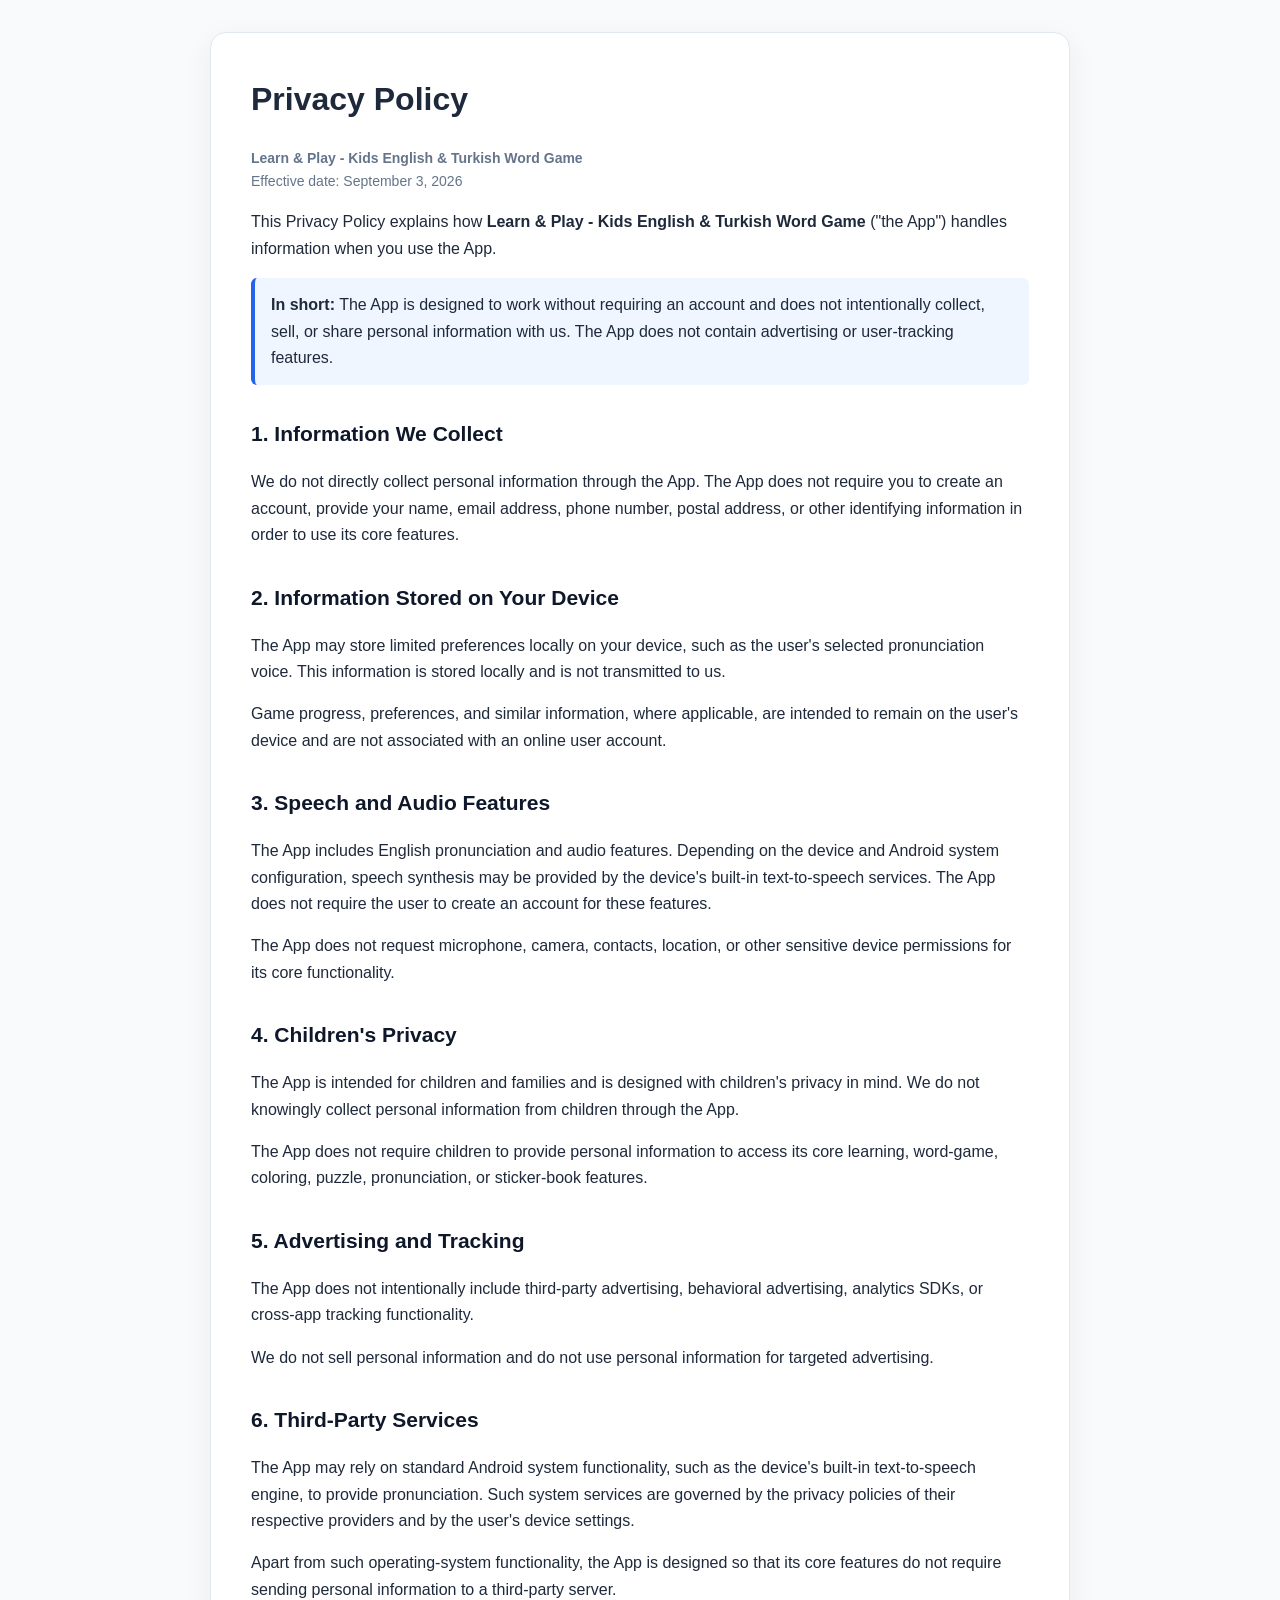
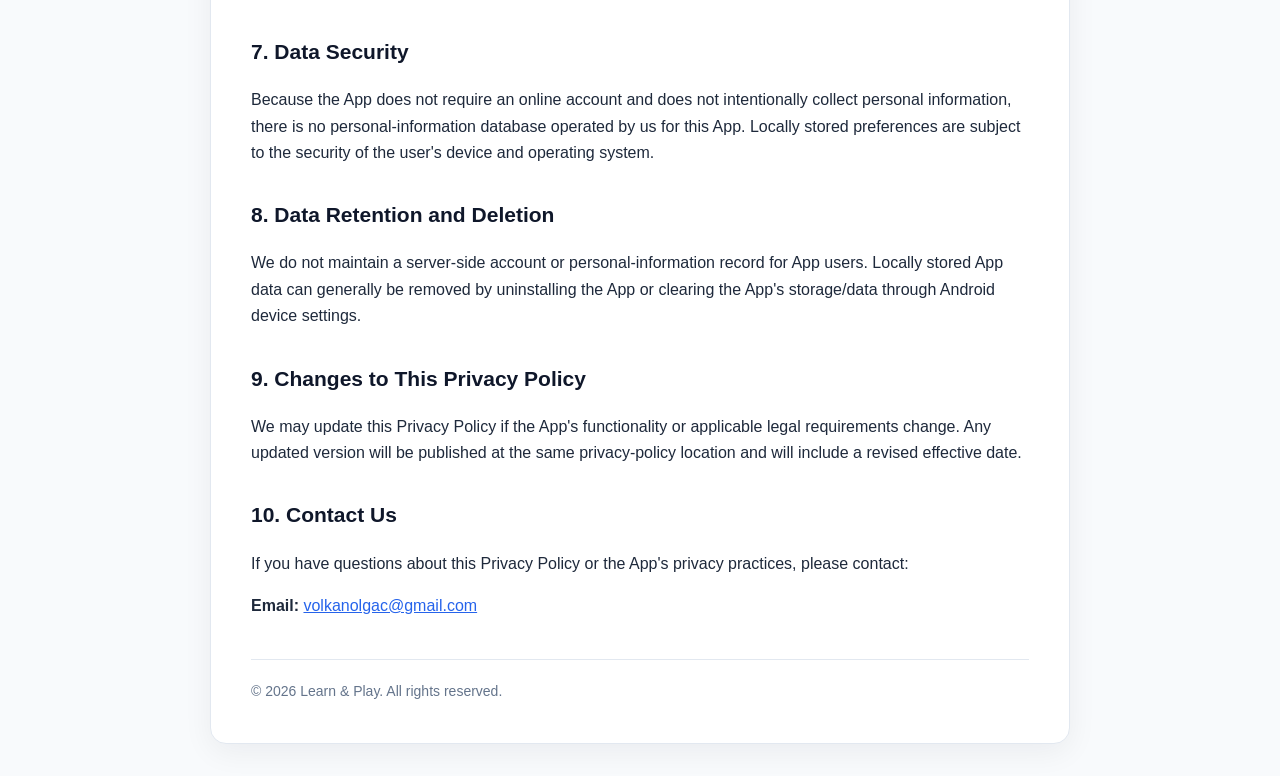
<file: privacy-policy-learn-and-play.html>
<!DOCTYPE html>
<html lang="en">
<head>
  <meta charset="UTF-8">
  <meta name="viewport" content="width=device-width, initial-scale=1.0">
  <title>Privacy Policy - Learn &amp; Play</title>
  <meta name="description" content="Privacy Policy for Learn & Play - Kids English & Turkish Word Game">
  <style>
    :root {
      color-scheme: light;
      --bg: #f8fafc;
      --card: #ffffff;
      --text: #1e293b;
      --muted: #64748b;
      --accent: #2563eb;
      --border: #e2e8f0;
    }
    * { box-sizing: border-box; }
    body {
      margin: 0;
      padding: 32px 16px;
      background: var(--bg);
      color: var(--text);
      font-family: Arial, Helvetica, sans-serif;
      line-height: 1.65;
    }
    main {
      max-width: 860px;
      margin: 0 auto;
      background: var(--card);
      border: 1px solid var(--border);
      border-radius: 16px;
      padding: 40px;
      box-shadow: 0 8px 30px rgba(15, 23, 42, 0.06);
    }
    h1 { margin-top: 0; font-size: 32px; }
    h2 {
      margin-top: 32px;
      font-size: 21px;
      color: #0f172a;
    }
    p, li { font-size: 16px; }
    .updated {
      color: var(--muted);
      font-size: 14px;
    }
    a { color: var(--accent); }
    .highlight {
      background: #eff6ff;
      border-left: 4px solid var(--accent);
      padding: 14px 16px;
      border-radius: 6px;
    }
    footer {
      margin-top: 40px;
      padding-top: 20px;
      border-top: 1px solid var(--border);
      color: var(--muted);
      font-size: 14px;
    }
    @media (max-width: 600px) {
      body { padding: 12px; }
      main { padding: 24px 20px; }
      h1 { font-size: 27px; }
    }
  </style>
</head>
<body>
<main>
  <h1>Privacy Policy</h1>
  <p class="updated"><strong>Learn &amp; Play - Kids English &amp; Turkish Word Game</strong><br>
  Effective date: September 3, 2026</p>

  <p>
    This Privacy Policy explains how <strong>Learn &amp; Play - Kids English &amp; Turkish Word Game</strong>
    ("the App") handles information when you use the App.
  </p>

  <div class="highlight">
    <strong>In short:</strong> The App is designed to work without requiring an account and does not
    intentionally collect, sell, or share personal information with us. The App does not contain
    advertising or user-tracking features.
  </div>

  <h2>1. Information We Collect</h2>
  <p>
    We do not directly collect personal information through the App. The App does not require you
    to create an account, provide your name, email address, phone number, postal address, or other
    identifying information in order to use its core features.
  </p>

  <h2>2. Information Stored on Your Device</h2>
  <p>
    The App may store limited preferences locally on your device, such as the user's selected
    pronunciation voice. This information is stored locally and is not transmitted to us.
  </p>
  <p>
    Game progress, preferences, and similar information, where applicable, are intended to remain
    on the user's device and are not associated with an online user account.
  </p>

  <h2>3. Speech and Audio Features</h2>
  <p>
    The App includes English pronunciation and audio features. Depending on the device and Android
    system configuration, speech synthesis may be provided by the device's built-in text-to-speech
    services. The App does not require the user to create an account for these features.
  </p>
  <p>
    The App does not request microphone, camera, contacts, location, or other sensitive device
    permissions for its core functionality.
  </p>

  <h2>4. Children's Privacy</h2>
  <p>
    The App is intended for children and families and is designed with children's privacy in mind.
    We do not knowingly collect personal information from children through the App.
  </p>
  <p>
    The App does not require children to provide personal information to access its core learning,
    word-game, coloring, puzzle, pronunciation, or sticker-book features.
  </p>

  <h2>5. Advertising and Tracking</h2>
  <p>
    The App does not intentionally include third-party advertising, behavioral advertising,
    analytics SDKs, or cross-app tracking functionality.
  </p>
  <p>
    We do not sell personal information and do not use personal information for targeted advertising.
  </p>

  <h2>6. Third-Party Services</h2>
  <p>
    The App may rely on standard Android system functionality, such as the device's built-in
    text-to-speech engine, to provide pronunciation. Such system services are governed by the
    privacy policies of their respective providers and by the user's device settings.
  </p>
  <p>
    Apart from such operating-system functionality, the App is designed so that its core features
    do not require sending personal information to a third-party server.
  </p>

  <h2>7. Data Security</h2>
  <p>
    Because the App does not require an online account and does not intentionally collect personal
    information, there is no personal-information database operated by us for this App.
    Locally stored preferences are subject to the security of the user's device and operating system.
  </p>

  <h2>8. Data Retention and Deletion</h2>
  <p>
    We do not maintain a server-side account or personal-information record for App users.
    Locally stored App data can generally be removed by uninstalling the App or clearing the
    App's storage/data through Android device settings.
  </p>

  <h2>9. Changes to This Privacy Policy</h2>
  <p>
    We may update this Privacy Policy if the App's functionality or applicable legal requirements
    change. Any updated version will be published at the same privacy-policy location and will
    include a revised effective date.
  </p>

  <h2>10. Contact Us</h2>
  <p>
    If you have questions about this Privacy Policy or the App's privacy practices, please contact:
  </p>
  <p>
    <strong>Email:</strong>
    <a href="mailto:volkanolgac@gmail.com">volkanolgac@gmail.com</a>
  </p>

  <footer>
    &copy; 2026 Learn &amp; Play. All rights reserved.
  </footer>
</main>
</body>
</html>
</file>
